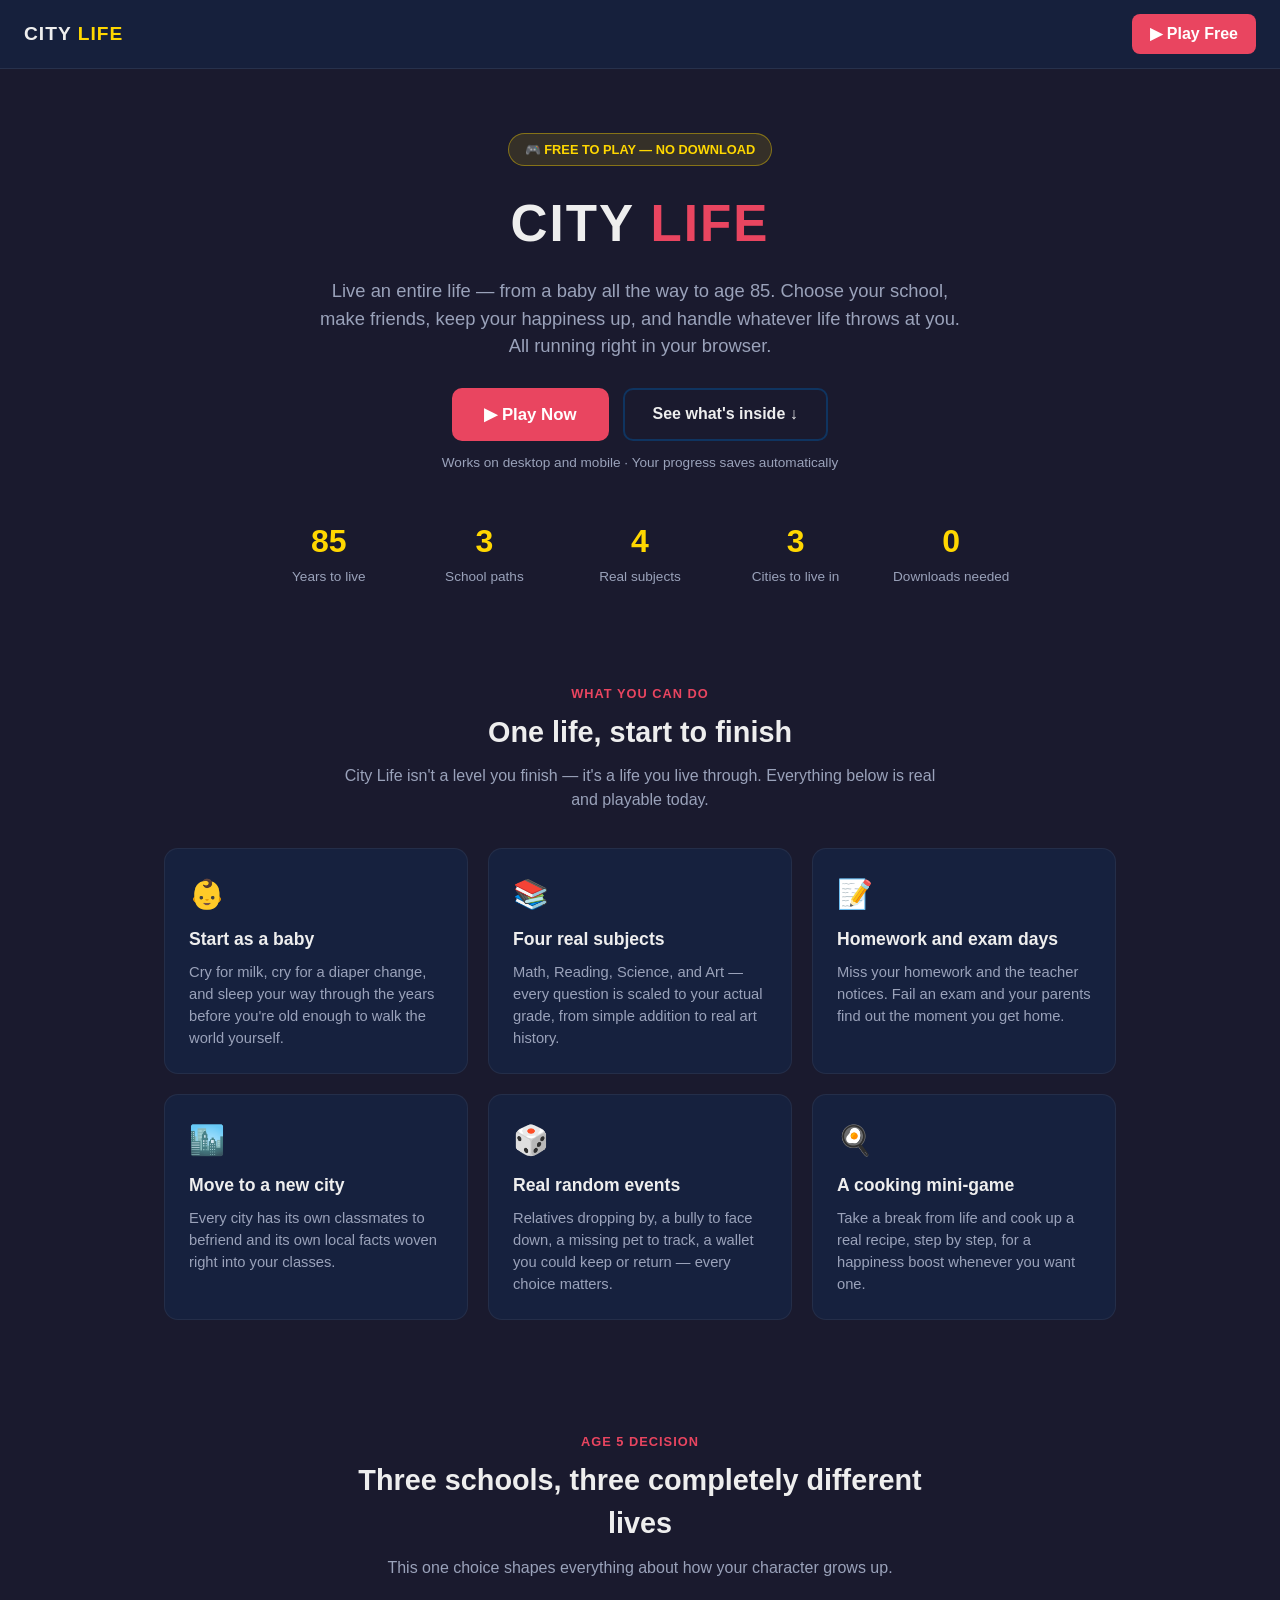
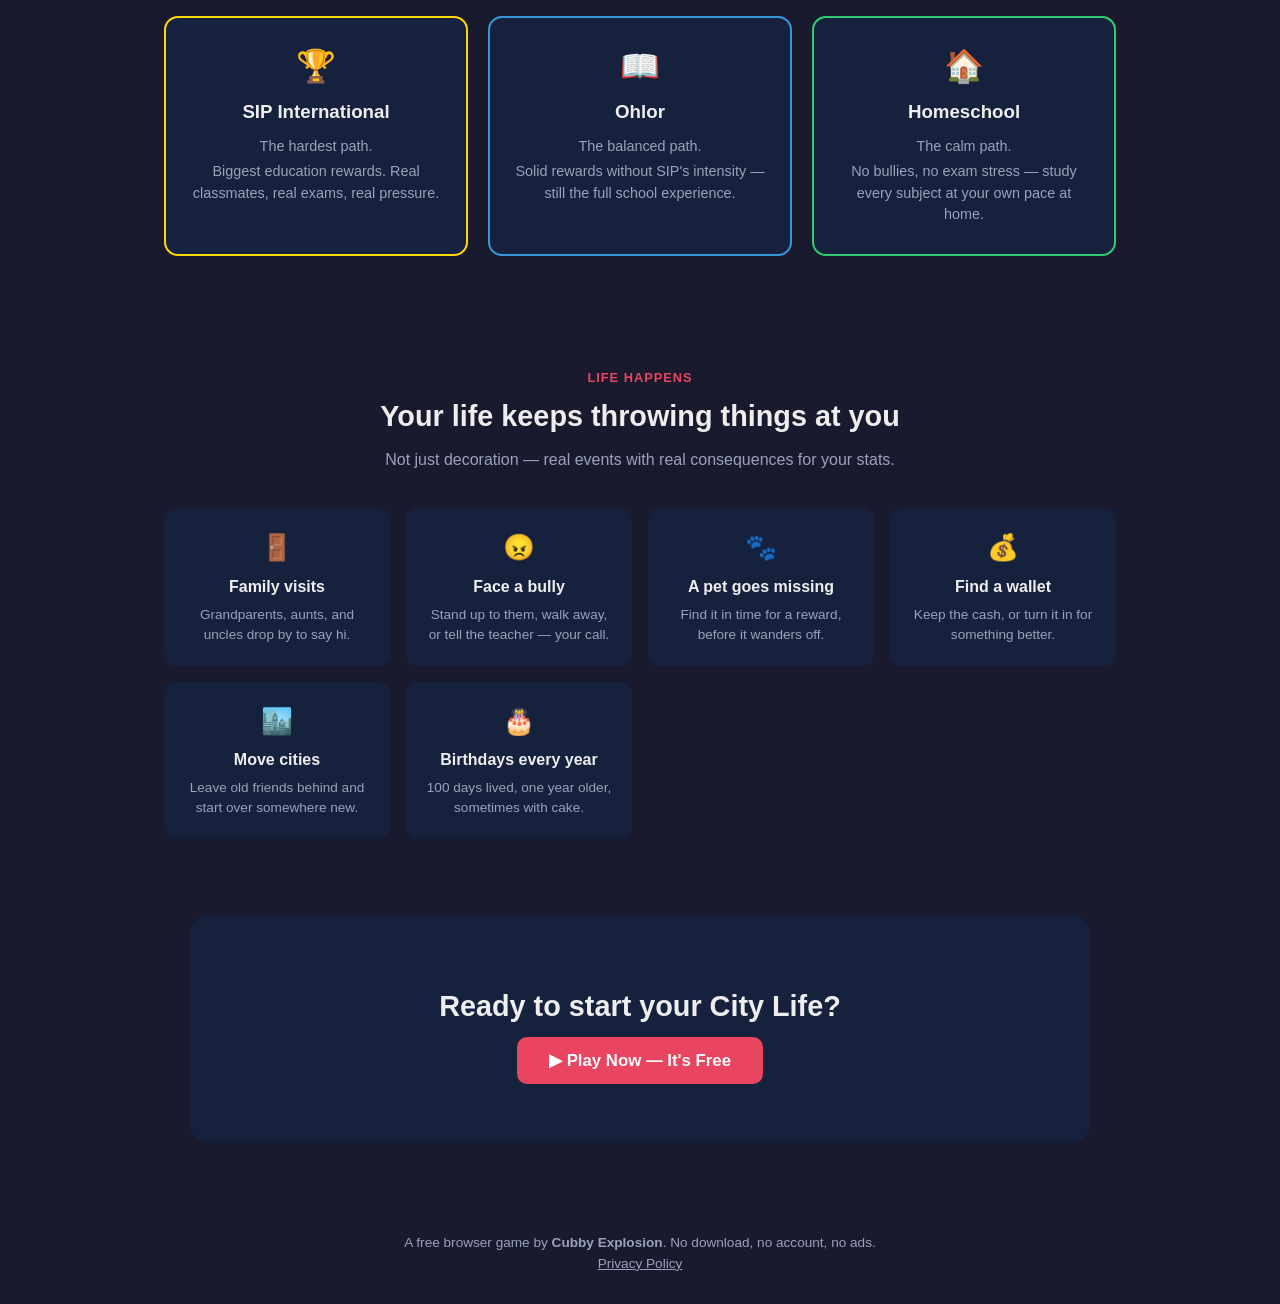
<file: index.html>
<!DOCTYPE html>
<html lang="en">
<head>
<meta charset="UTF-8">
<meta name="viewport" content="width=device-width, initial-scale=1">
<title>City Life — Grow up from baby to grandparent in 3D | Cubby Explosion</title>
<meta name="description" content="City Life is a free 3D life simulator by Cubby Explosion: grow up from a baby to age 85, choose your school, make friends, and handle whatever life throws at you — all in your browser, no download needed.">
<meta name="author" content="Cubby Explosion">
<meta name="keywords" content="City Life, Cubby Explosion, 3D life sim, free browser game, life simulation game">
<meta property="og:title" content="City Life — a 3D life-sim game by Cubby Explosion">
<meta property="og:description" content="Grow up from a baby to age 85, choose your school, make friends, and handle whatever life throws at you — free, right in your browser.">
<meta property="og:site_name" content="City Life">
<meta property="og:type" content="website">
<link rel="icon" href="play/icon-192.png">
<meta name="theme-color" content="#16213e">
<script type="application/ld+json">
{
  "@context": "https://schema.org",
  "@type": "VideoGame",
  "name": "City Life",
  "description": "A free 3D life-simulation browser game — grow up from a baby to age 85, choose your school, make friends, and handle whatever life throws at you.",
  "genre": "Life Simulation",
  "playMode": "SinglePlayer",
  "applicationCategory": "Game",
  "operatingSystem": "Any (runs in a web browser)",
  "creator": { "@type": "Organization", "name": "Cubby Explosion" },
  "publisher": { "@type": "Organization", "name": "Cubby Explosion" },
  "offers": { "@type": "Offer", "price": "0", "priceCurrency": "USD" }
}
</script>
<style>
:root {
  --bg: #1a1a2e;
  --panel: #16213e;
  --panel2: #0f3460;
  --accent: #e94560;
  --gold: #FFD700;
  --text: #eee;
  --muted: #9aa2ba;
}
* { margin: 0; padding: 0; box-sizing: border-box; }
body { font-family: Arial, sans-serif; background: var(--bg); color: var(--text); line-height: 1.5; }
a { color: inherit; text-decoration: none; }
img { max-width: 100%; display: block; }

nav {
  position: sticky; top: 0; z-index: 10;
  display: flex; align-items: center; justify-content: space-between;
  padding: 14px 24px; background: rgba(22,33,62,0.92); backdrop-filter: blur(6px);
  border-bottom: 1px solid rgba(255,255,255,0.08);
}
.navLogo { font-weight: bold; font-size: 1.2em; letter-spacing: 1px; }
.navLogo span { color: var(--gold); }
.navPlay {
  background: var(--accent); color: white; padding: 8px 18px; border-radius: 8px;
  font-weight: bold; transition: transform 0.15s;
}
.navPlay:hover { transform: scale(1.05); }

.hero { text-align: center; padding: 64px 20px 40px; max-width: 900px; margin: 0 auto; }
.heroBadge {
  display: inline-block; background: rgba(255,215,0,0.12); color: var(--gold);
  border: 1px solid rgba(255,215,0,0.4); padding: 6px 16px; border-radius: 999px;
  font-size: 0.8em; font-weight: bold; margin-bottom: 20px;
}
.hero h1 { font-size: 3.2em; letter-spacing: 2px; margin-bottom: 14px; }
.hero h1 span { color: var(--accent); }
.tagline { color: var(--muted); font-size: 1.15em; max-width: 640px; margin: 0 auto 28px; }
.heroCtas { display: flex; gap: 14px; justify-content: center; flex-wrap: wrap; margin-bottom: 12px; }
.btnPrimary {
  background: var(--accent); color: white; padding: 14px 32px; border-radius: 10px;
  font-weight: bold; font-size: 1.05em; transition: transform 0.15s;
}
.btnPrimary:hover { transform: scale(1.05); }
.btnGhost {
  border: 2px solid var(--panel2); padding: 12px 28px; border-radius: 10px;
  font-weight: bold; color: var(--text); transition: border-color 0.15s;
}
.btnGhost:hover { border-color: var(--gold); }
.heroNote { color: var(--muted); font-size: 0.85em; margin-top: 8px; }

.stats {
  display: grid; grid-template-columns: repeat(auto-fit, minmax(120px, 1fr));
  gap: 18px; max-width: 800px; margin: 44px auto 0; padding: 0 20px;
}
.stat { text-align: center; }
.stat .num { font-size: 2em; font-weight: bold; color: var(--gold); }
.stat .label { color: var(--muted); font-size: 0.85em; margin-top: 2px; }

section { max-width: 1000px; margin: 0 auto; padding: 56px 24px; }
.sectionHead { text-align: center; max-width: 620px; margin: 0 auto 36px; }
.eyebrow { color: var(--accent); font-weight: bold; font-size: 0.8em; text-transform: uppercase; letter-spacing: 1px; margin-bottom: 8px; }
.sectionHead h2 { font-size: 1.8em; margin-bottom: 10px; }
.sectionHead p { color: var(--muted); }

.featureGrid { display: grid; grid-template-columns: repeat(auto-fit, minmax(260px, 1fr)); gap: 20px; }
.card { background: var(--panel); border: 1px solid rgba(255,255,255,0.06); border-radius: 14px; padding: 24px; }
.card .icon { font-size: 1.8em; }
.card h3 { margin: 10px 0 8px; font-size: 1.1em; }
.card p { color: var(--muted); font-size: 0.92em; }

.schoolGrid { display: grid; grid-template-columns: repeat(auto-fit, minmax(220px, 1fr)); gap: 20px; }
.schoolCard { background: var(--panel); border-radius: 14px; padding: 24px; text-align: center; border: 2px solid transparent; }
.schoolCard.sip { border-color: var(--gold); }
.schoolCard.ohlor { border-color: #3498db; }
.schoolCard.home { border-color: #2ecc71; }
.schoolCard .icon { font-size: 2em; margin-bottom: 8px; }
.schoolCard h3 { margin-bottom: 10px; }
.schoolCard p { color: var(--muted); font-size: 0.9em; margin-bottom: 4px; }

.strip { display: grid; grid-template-columns: repeat(auto-fit, minmax(190px, 1fr)); gap: 16px; }
.stripCard { background: var(--panel); border-radius: 12px; padding: 20px; text-align: center; }
.stripCard .icon { font-size: 1.6em; margin-bottom: 8px; }
.stripCard h4 { margin-bottom: 6px; font-size: 1em; }
.stripCard p { color: var(--muted); font-size: 0.85em; }

.cta {
  text-align: center; padding: 70px 24px; background: var(--panel);
  border-radius: 20px; max-width: 900px; margin: 20px auto 60px;
}
.cta h2 { font-size: 1.8em; margin-bottom: 20px; }

footer { text-align: center; padding: 30px; color: var(--muted); font-size: 0.85em; }
footer a { text-decoration: underline; }
</style>
</head>
<body>

<nav>
  <div class="navLogo">CITY <span>LIFE</span></div>
  <a class="navPlay" href="play/">▶ Play Free</a>
</nav>

<div class="hero">
  <div class="heroBadge">🎮 FREE TO PLAY — NO DOWNLOAD</div>
  <h1>CITY <span>LIFE</span></h1>
  <p class="tagline">Live an entire life — from a baby all the way to age 85. Choose your school, make friends, keep your happiness up, and handle whatever life throws at you. All running right in your browser.</p>
  <div class="heroCtas">
    <a class="btnPrimary" href="play/">▶ Play Now</a>
    <a class="btnGhost" href="#features">See what's inside ↓</a>
  </div>
  <div class="heroNote">Works on desktop and mobile · Your progress saves automatically</div>

  <div class="stats">
    <div class="stat"><div class="num">85</div><div class="label">Years to live</div></div>
    <div class="stat"><div class="num">3</div><div class="label">School paths</div></div>
    <div class="stat"><div class="num">4</div><div class="label">Real subjects</div></div>
    <div class="stat"><div class="num">3</div><div class="label">Cities to live in</div></div>
    <div class="stat"><div class="num">0</div><div class="label">Downloads needed</div></div>
  </div>
</div>

<section id="features">
  <div class="sectionHead">
    <div class="eyebrow">What you can do</div>
    <h2>One life, start to finish</h2>
    <p>City Life isn't a level you finish — it's a life you live through. Everything below is real and playable today.</p>
  </div>
  <div class="featureGrid">
    <div class="card">
      <span class="icon">👶</span>
      <h3>Start as a baby</h3>
      <p>Cry for milk, cry for a diaper change, and sleep your way through the years before you're old enough to walk the world yourself.</p>
    </div>
    <div class="card">
      <span class="icon">📚</span>
      <h3>Four real subjects</h3>
      <p>Math, Reading, Science, and Art — every question is scaled to your actual grade, from simple addition to real art history.</p>
    </div>
    <div class="card">
      <span class="icon">📝</span>
      <h3>Homework and exam days</h3>
      <p>Miss your homework and the teacher notices. Fail an exam and your parents find out the moment you get home.</p>
    </div>
    <div class="card">
      <span class="icon">🏙️</span>
      <h3>Move to a new city</h3>
      <p>Every city has its own classmates to befriend and its own local facts woven right into your classes.</p>
    </div>
    <div class="card">
      <span class="icon">🎲</span>
      <h3>Real random events</h3>
      <p>Relatives dropping by, a bully to face down, a missing pet to track, a wallet you could keep or return — every choice matters.</p>
    </div>
    <div class="card">
      <span class="icon">🍳</span>
      <h3>A cooking mini-game</h3>
      <p>Take a break from life and cook up a real recipe, step by step, for a happiness boost whenever you want one.</p>
    </div>
  </div>
</section>

<section>
  <div class="sectionHead">
    <div class="eyebrow">Age 5 decision</div>
    <h2>Three schools, three completely different lives</h2>
    <p>This one choice shapes everything about how your character grows up.</p>
  </div>
  <div class="schoolGrid">
    <div class="schoolCard sip">
      <div class="icon">🏆</div>
      <h3>SIP International</h3>
      <p>The hardest path.</p>
      <p>Biggest education rewards. Real classmates, real exams, real pressure.</p>
    </div>
    <div class="schoolCard ohlor">
      <div class="icon">📖</div>
      <h3>Ohlor</h3>
      <p>The balanced path.</p>
      <p>Solid rewards without SIP's intensity — still the full school experience.</p>
    </div>
    <div class="schoolCard home">
      <div class="icon">🏠</div>
      <h3>Homeschool</h3>
      <p>The calm path.</p>
      <p>No bullies, no exam stress — study every subject at your own pace at home.</p>
    </div>
  </div>
</section>

<section>
  <div class="sectionHead">
    <div class="eyebrow">Life happens</div>
    <h2>Your life keeps throwing things at you</h2>
    <p>Not just decoration — real events with real consequences for your stats.</p>
  </div>
  <div class="strip">
    <div class="stripCard"><div class="icon">🚪</div><h4>Family visits</h4><p>Grandparents, aunts, and uncles drop by to say hi.</p></div>
    <div class="stripCard"><div class="icon">😠</div><h4>Face a bully</h4><p>Stand up to them, walk away, or tell the teacher — your call.</p></div>
    <div class="stripCard"><div class="icon">🐾</div><h4>A pet goes missing</h4><p>Find it in time for a reward, before it wanders off.</p></div>
    <div class="stripCard"><div class="icon">💰</div><h4>Find a wallet</h4><p>Keep the cash, or turn it in for something better.</p></div>
    <div class="stripCard"><div class="icon">🏙️</div><h4>Move cities</h4><p>Leave old friends behind and start over somewhere new.</p></div>
    <div class="stripCard"><div class="icon">🎂</div><h4>Birthdays every year</h4><p>100 days lived, one year older, sometimes with cake.</p></div>
  </div>
</section>

<div class="cta">
  <h2>Ready to start your City Life?</h2>
  <a class="btnPrimary" href="play/">▶ Play Now — It's Free</a>
</div>

<footer>
  A free browser game by <b>Cubby Explosion</b>. No download, no account, no ads.
  <br><a href="privacy.html">Privacy Policy</a>
</footer>

<script>
  // Cleanup: the game used to live at this root URL and registered a service worker
  // scoped to the whole site. Anyone who visited before this page existed would get
  // stuck seeing the old cached game here instead of this landing page. Unregister
  // any such leftover worker so this page always loads fresh.
  if ('serviceWorker' in navigator) {
    navigator.serviceWorker.getRegistrations().then((regs) => {
      regs.forEach((reg) => {
        if (reg.scope === location.origin + '/city-life-game/') reg.unregister();
      });
    });
  }
</script>
</body>
</html>
</file>
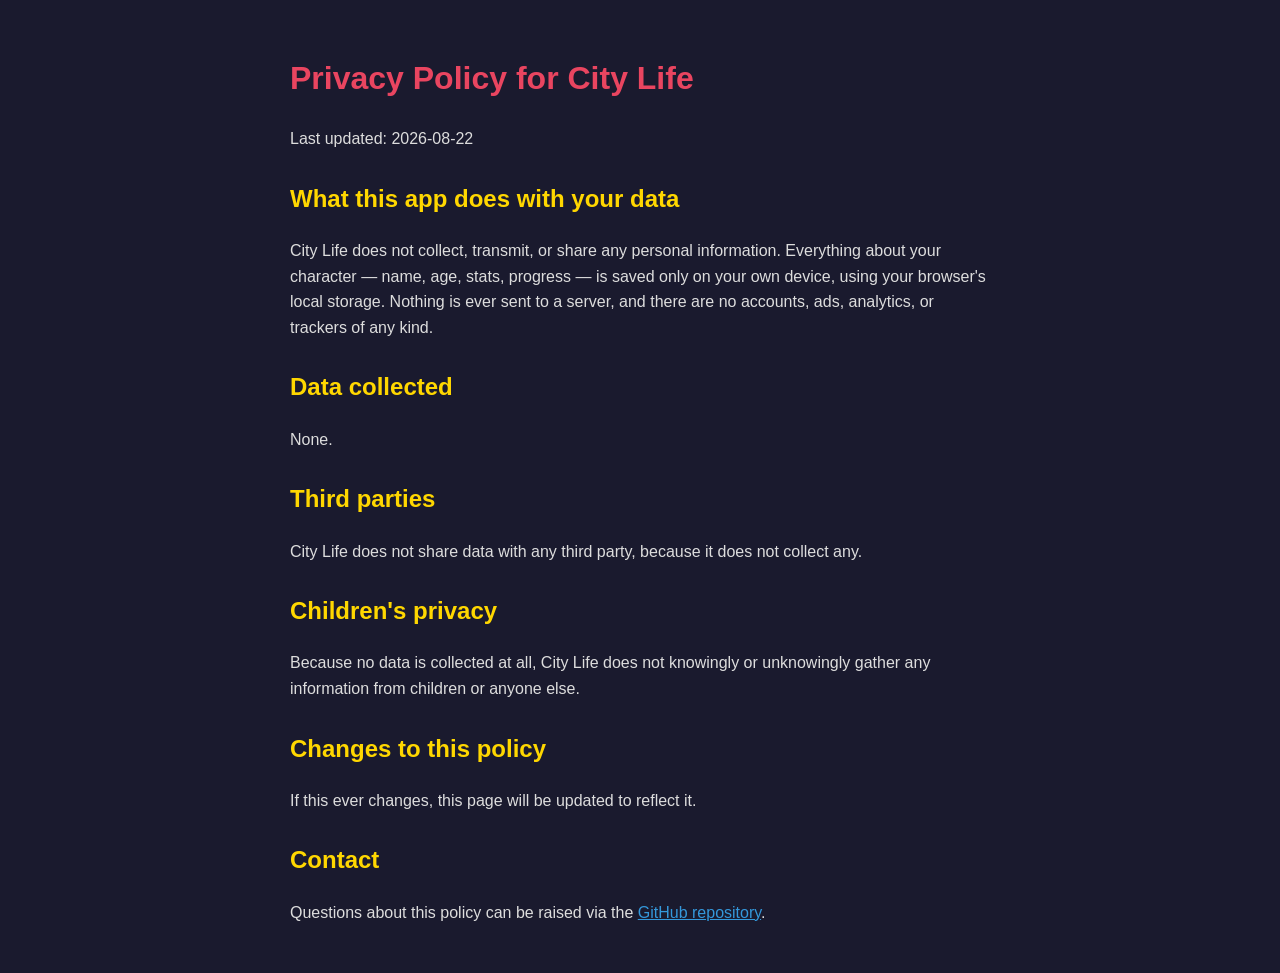
<file: privacy.html>
<!DOCTYPE html>
<html lang="en">
<head>
    <meta charset="UTF-8">
    <meta name="viewport" content="width=device-width, initial-scale=1">
    <title>City Life — Privacy Policy</title>
    <style>
        body {
            font-family: Arial, sans-serif;
            background: #1a1a2e;
            color: #ddd;
            max-width: 700px;
            margin: 0 auto;
            padding: 32px 20px;
            line-height: 1.6;
        }
        h1 { color: #e94560; }
        h2 { color: #FFD700; margin-top: 28px; }
        a { color: #3498db; }
    </style>
</head>
<body>
    <h1>Privacy Policy for City Life</h1>
    <p>Last updated: 2026-08-22</p>

    <h2>What this app does with your data</h2>
    <p>City Life does not collect, transmit, or share any personal information. Everything about
    your character — name, age, stats, progress — is saved only on your own device, using your
    browser's local storage. Nothing is ever sent to a server, and there are no accounts, ads,
    analytics, or trackers of any kind.</p>

    <h2>Data collected</h2>
    <p>None.</p>

    <h2>Third parties</h2>
    <p>City Life does not share data with any third party, because it does not collect any.</p>

    <h2>Children's privacy</h2>
    <p>Because no data is collected at all, City Life does not knowingly or unknowingly gather any
    information from children or anyone else.</p>

    <h2>Changes to this policy</h2>
    <p>If this ever changes, this page will be updated to reflect it.</p>

    <h2>Contact</h2>
    <p>Questions about this policy can be raised via the
    <a href="https://github.com/CubbyExplosion/city-life-game">GitHub repository</a>.</p>
</body>
</html>
</file>
